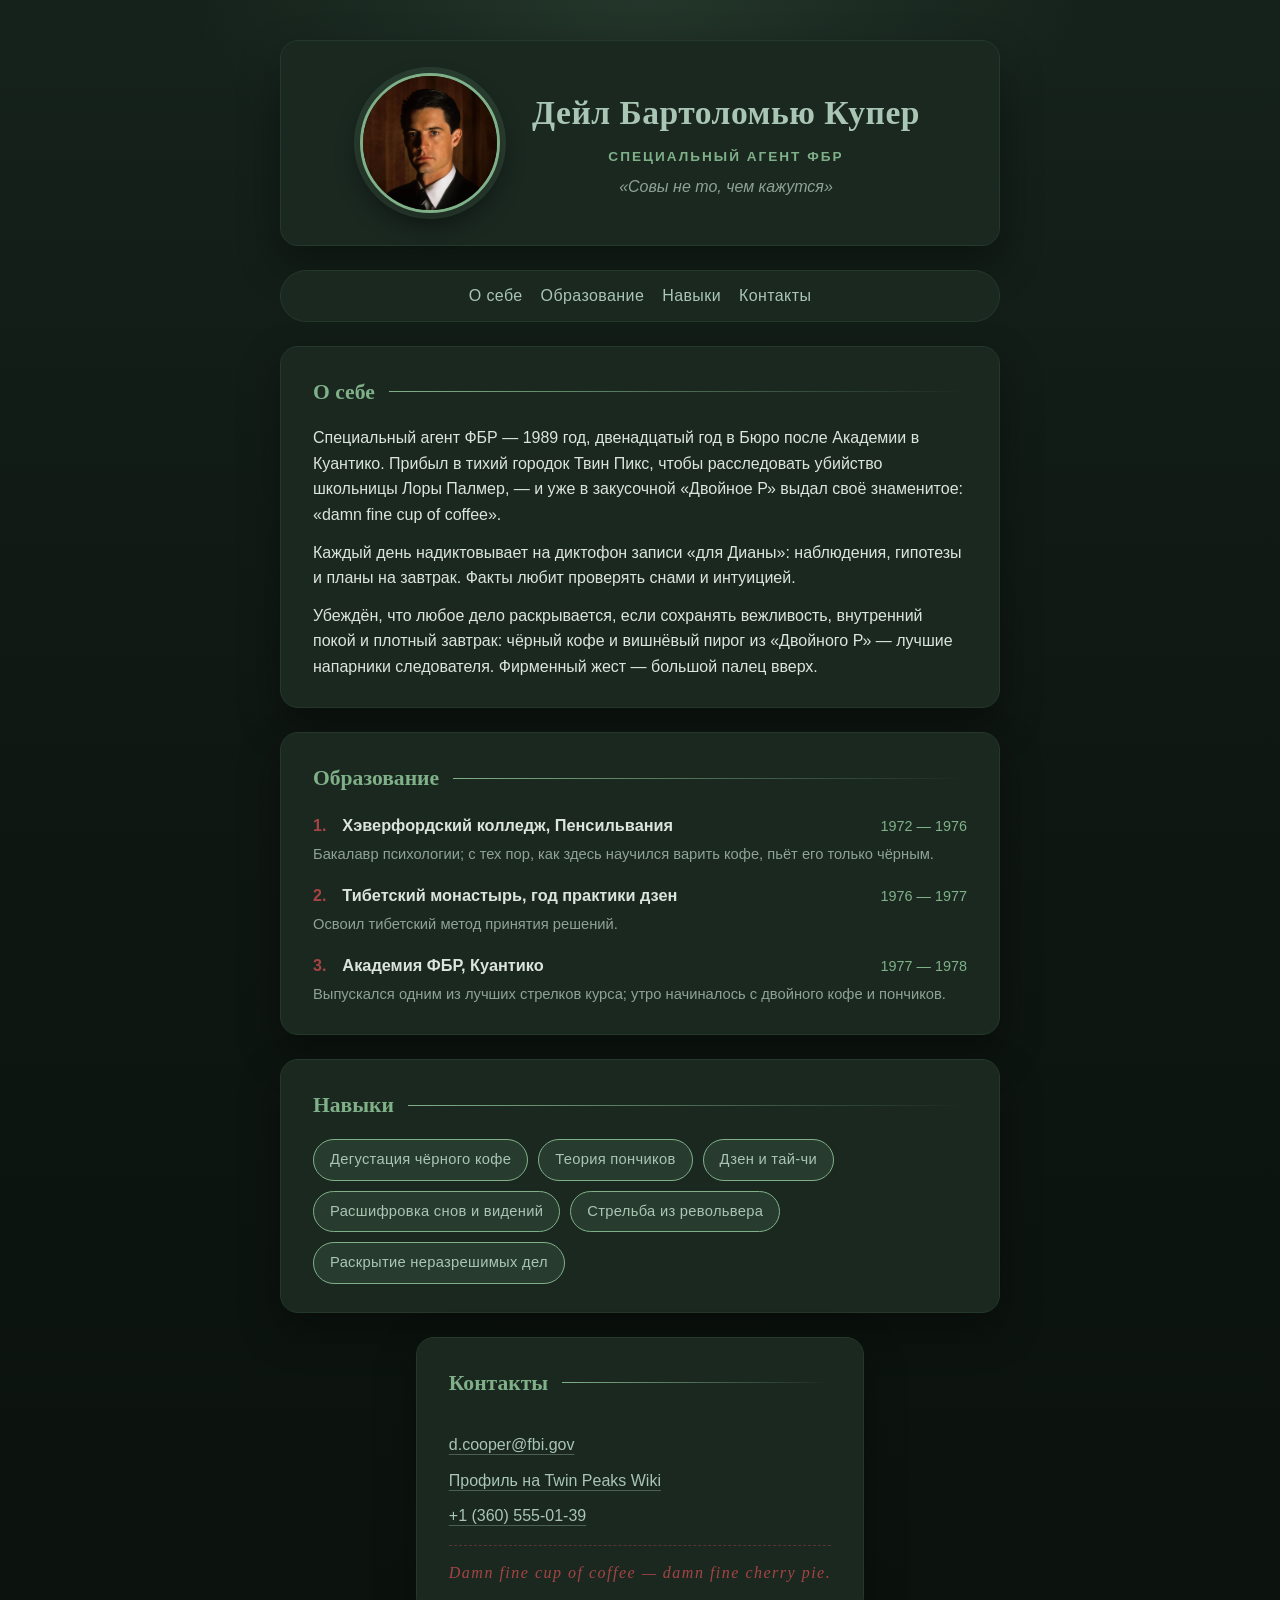
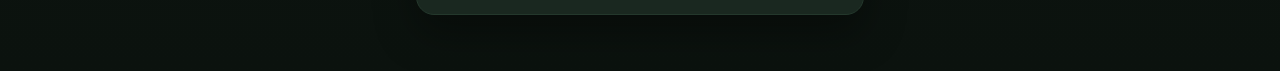
<file: task1/index.html>
<!DOCTYPE html>
<html lang="ru">
<head>
    <meta charset="utf-8">
    <meta name="viewport" content="width=device-width, initial-scale=1">
    <title>Резюме — Дейл Купер</title>
    <link rel="stylesheet" href="style.css">
</head>
<body>

    <header class="profile">
        <img class="avatar" src="cooper.webp"
             alt="Портрет специального агента ФБР Дейла Купера" width="140" height="140">
        <hgroup class="intro">
            <h1>Дейл Бартоломью Купер</h1>
            <p class="role">Специальный агент ФБР</p>
            <p class="tagline">«Совы не то, чем кажутся»</p>
        </hgroup>
    </header>

    <nav class="site-nav" aria-label="Разделы страницы">
        <ul>
            <li><a href="#about">О себе</a></li>
            <li><a href="#education">Образование</a></li>
            <li><a href="#skills">Навыки</a></li>
            <li><a href="#contacts">Контакты</a></li>
        </ul>
    </nav>

    <main>
        <section id="about" class="card">
            <h2>О себе</h2>
            <article class="bio">
                <p>Специальный агент ФБР — 1989 год, двенадцатый год в Бюро после Академии в Куантико. Прибыл в тихий городок Твин Пикс, чтобы расследовать убийство школьницы Лоры Палмер, — и уже в закусочной «Двойное Р» выдал своё знаменитое: «damn fine cup of coffee».</p>
                <p>Каждый день надиктовывает на диктофон записи «для Дианы»: наблюдения, гипотезы и планы на завтрак. Факты любит проверять снами и интуицией.</p>
                <p>Убеждён, что любое дело раскрывается, если сохранять вежливость, внутренний покой и плотный завтрак: чёрный кофе и вишнёвый пирог из «Двойного Р» — лучшие напарники следователя. Фирменный жест — большой палец вверх.</p>
            </article>
        </section>

        <section id="education" class="card">
            <h2>Образование</h2>
            <ol class="education-list">
                <li>
                    <span class="edu-place">Хэверфордский колледж, Пенсильвания</span>
                    <span class="edu-years">1972 — 1976</span>
                    <span class="edu-note">Бакалавр психологии; с тех пор, как здесь научился варить кофе, пьёт его только чёрным.</span>
                </li>
                <li>
                    <span class="edu-place">Тибетский монастырь, год практики дзен</span>
                    <span class="edu-years">1976 — 1977</span>
                    <span class="edu-note">Освоил тибетский метод принятия решений.</span>
                </li>
                <li>
                    <span class="edu-place">Академия ФБР, Куантико</span>
                    <span class="edu-years">1977 — 1978</span>
                    <span class="edu-note">Выпускался одним из лучших стрелков курса; утро начиналось с двойного кофе и пончиков.</span>
                </li>
            </ol>
        </section>

        <section id="skills" class="card">
            <h2>Навыки</h2>
            <ul class="skills-list">
                <li><span class="skill">Дегустация чёрного кофе</span></li>
                <li><span class="skill">Теория пончиков</span></li>
                <li><span class="skill">Дзен и тай-чи</span></li>
                <li><span class="skill">Расшифровка снов и видений</span></li>
                <li><span class="skill">Стрельба из револьвера</span></li>
                <li><span class="skill">Раскрытие неразрешимых дел</span></li>
            </ul>
        </section>
    </main>

    <footer id="contacts" class="card contacts">
        <h2>Контакты</h2>
        <ul class="contacts-list">
            <li><a href="mailto:d.cooper@fbi.gov">d.cooper@fbi.gov</a></li>
            <li><a href="https://twinpeaks.fandom.com/wiki/Dale_Cooper" target="_blank" rel="noopener noreferrer">Профиль на Twin Peaks Wiki</a></li>
            <li><a href="tel:+13605550139">+1 (360) 555-01-39</a></li>
        </ul>
        <blockquote class="red-room-quote">Damn fine cup of coffee — damn fine cherry pie.</blockquote>
    </footer>

</body>
</html>
</file>
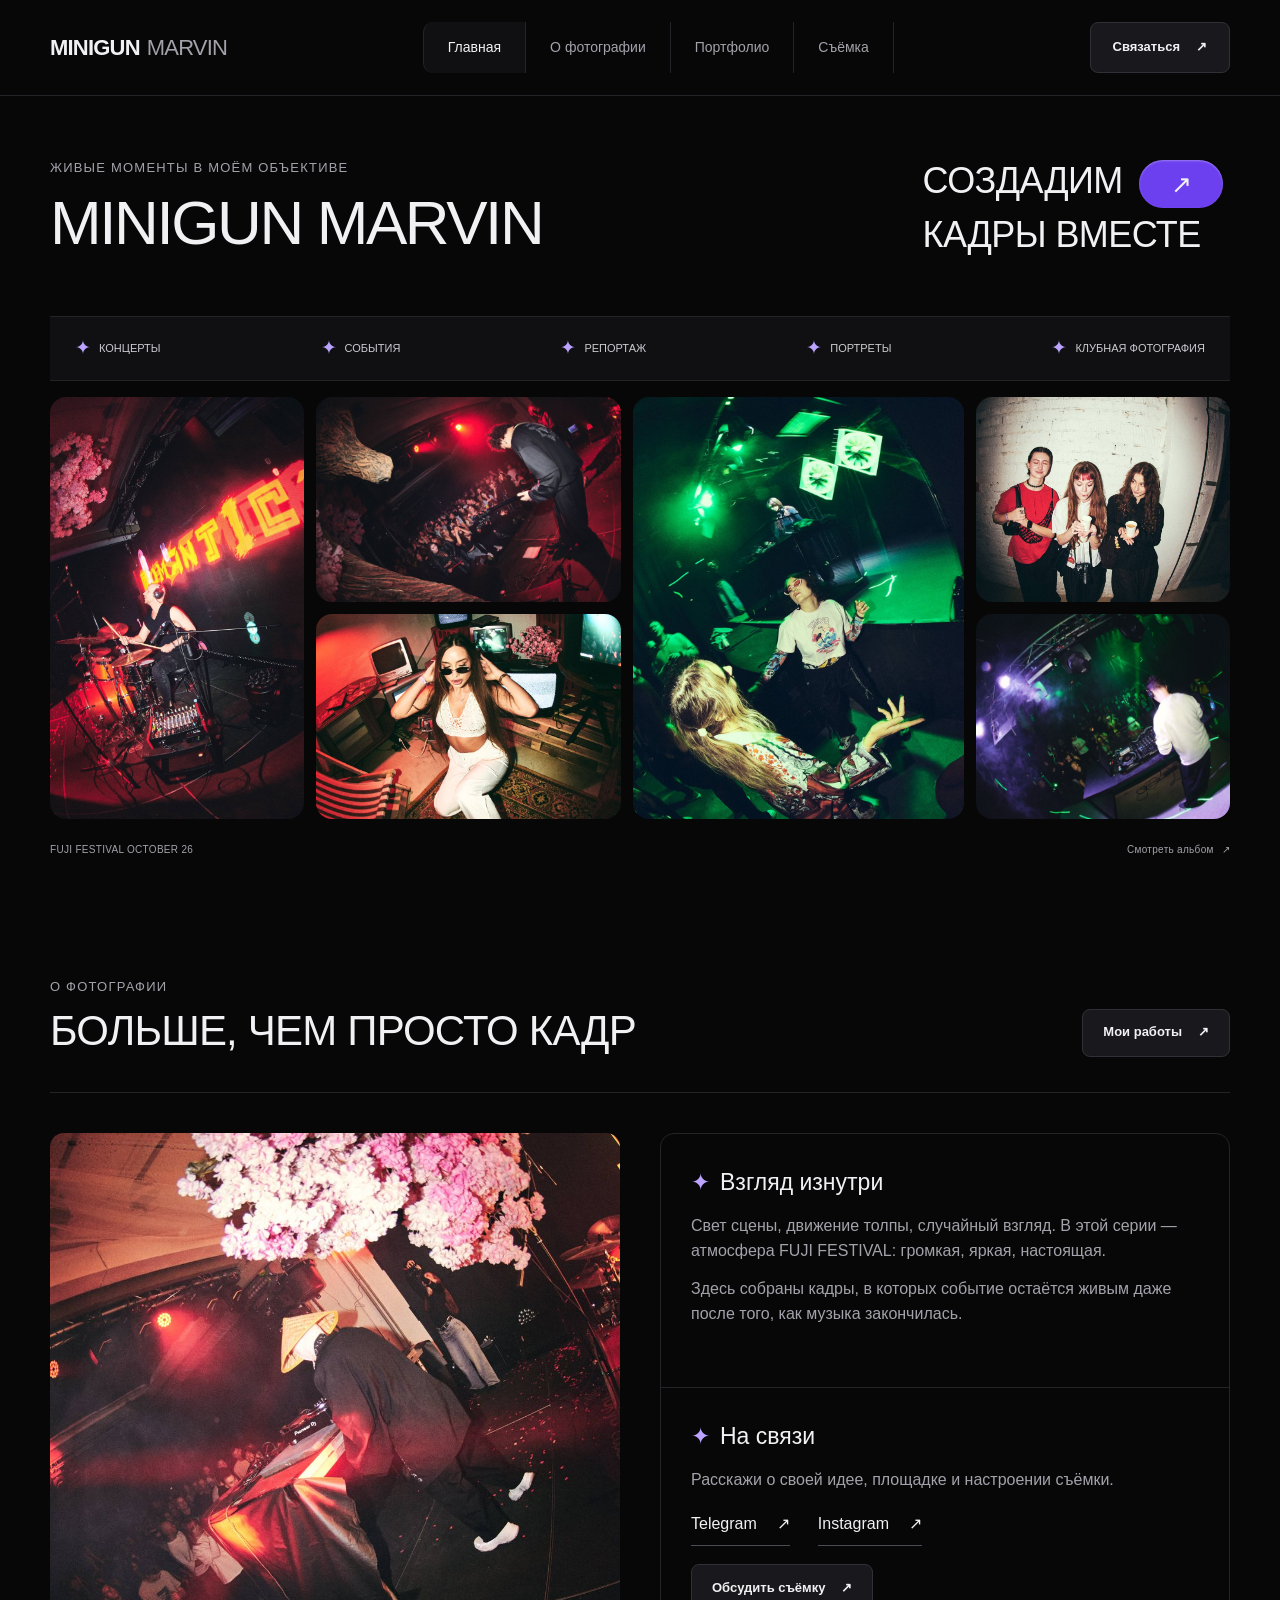
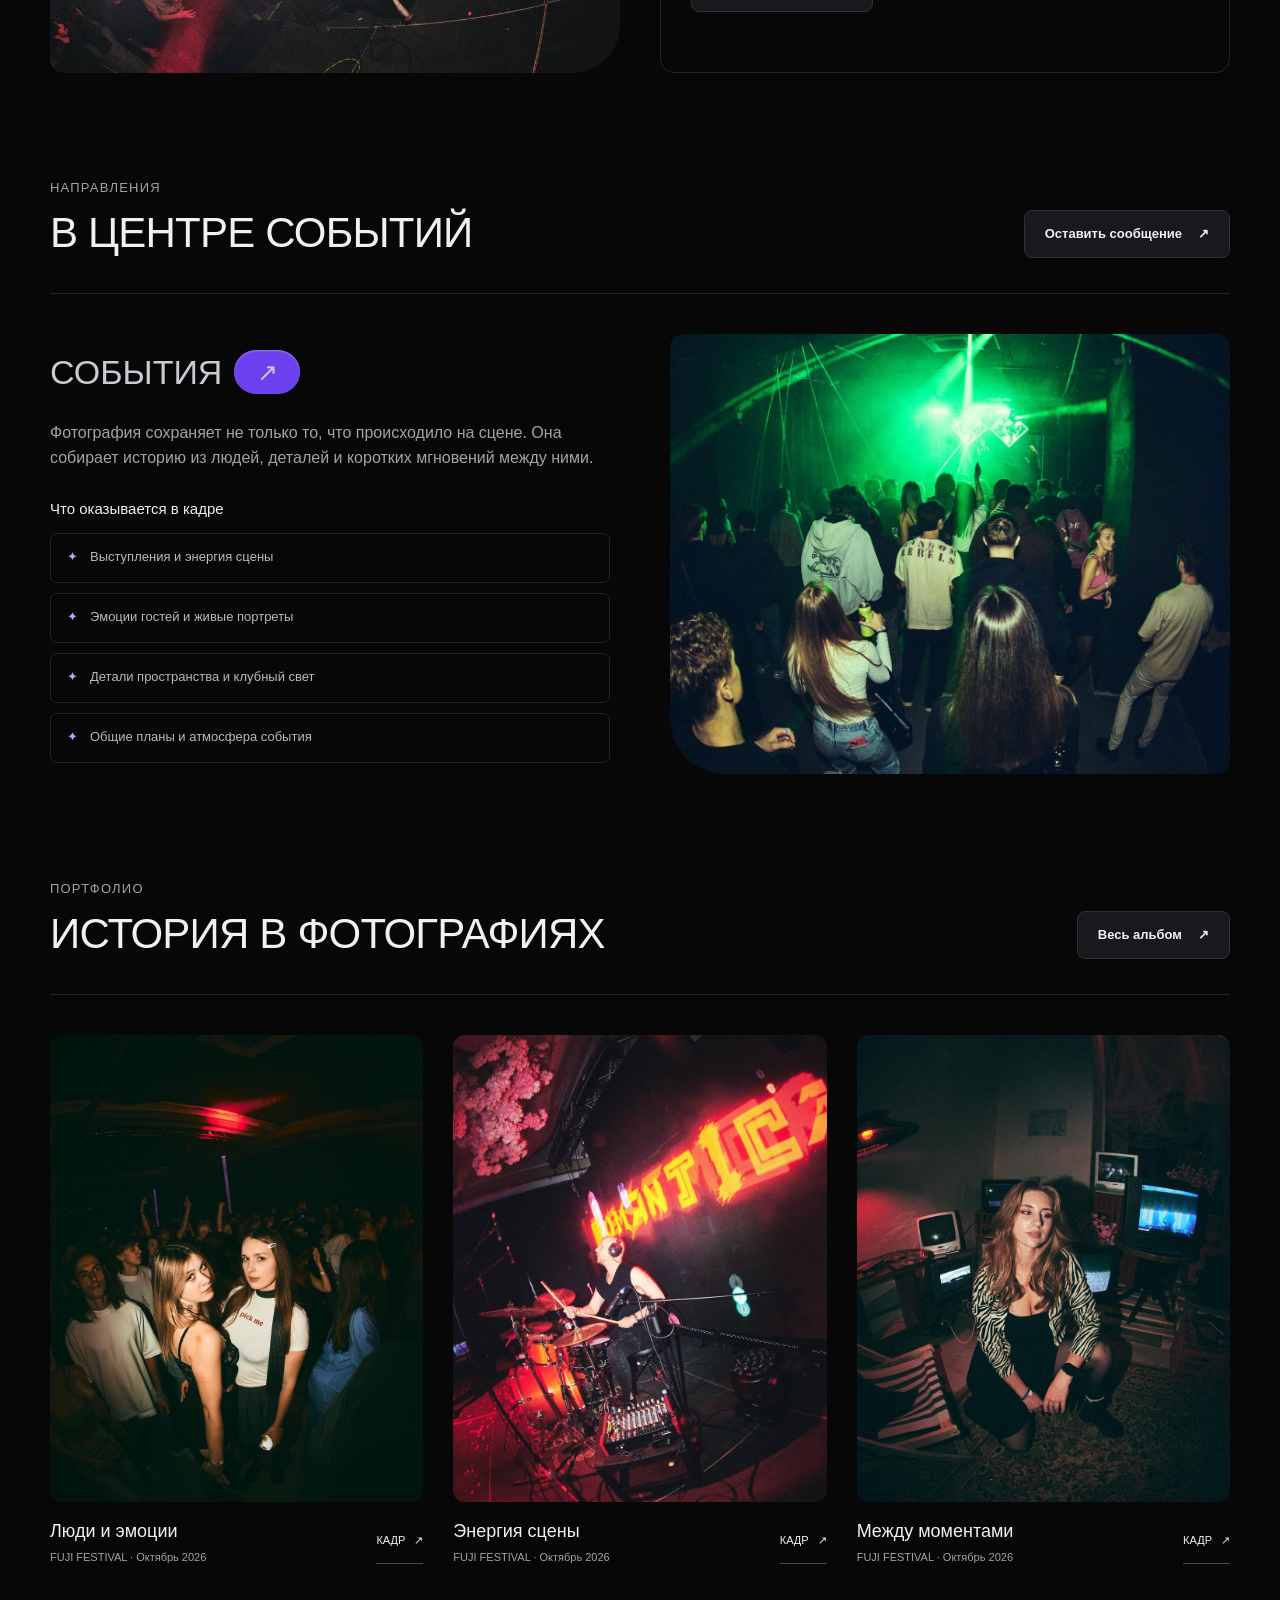
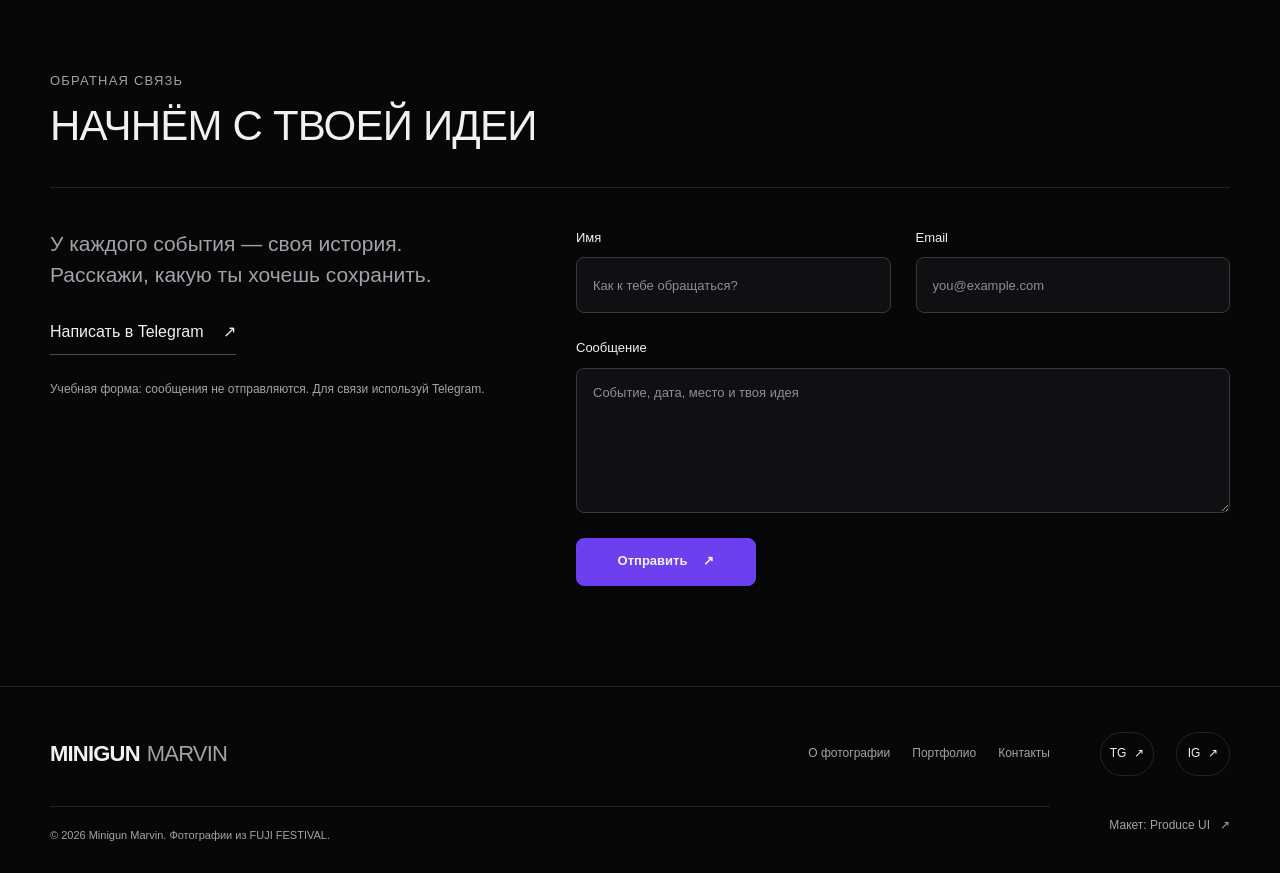
<file: task2/index.html>
<!DOCTYPE html>
<html lang="ru">
<head>
  <meta charset="UTF-8">
  <meta name="viewport" content="width=device-width, initial-scale=1.0">
  <meta name="description" content="Minigun Marvin — фотографии концертов, вечеринок и живых моментов. Кадры FUJI FESTIVAL OCTOBER 26.">
  <title>Minigun Marvin — фотография</title>
  <link rel="stylesheet" href="style.css">
</head>
<body>
  <header class="header" id="home">
    <div class="header-inner container">
      <a class="logo" href="#home" aria-label="Minigun Marvin — главная">MINIGUN<span>MARVIN</span></a>
      <nav class="desktop-nav" aria-label="Главная навигация">
        <a href="#home">Главная</a>
        <a href="#about">О фотографии</a>
        <a href="#portfolio">Портфолио</a>
        <a href="#services">Съёмка</a>
      </nav>
      <a class="button header-contact" href="#contact">Связаться <span aria-hidden="true">↗</span></a>
      <!-- Нативный details позволяет открыть меню без JavaScript. -->
      <details class="mobile-menu">
        <summary aria-label="Мобильное меню">
          <span></span><span></span><span></span>
        </summary>
        <nav aria-label="Мобильная навигация">
          <a href="#home">Главная</a>
          <a href="#about">О фотографии</a>
          <a href="#portfolio">Портфолио</a>
          <a href="#services">Съёмка</a>
          <a href="#contact">Связаться</a>
        </nav>
      </details>
    </div>
  </header>

  <main>
    <section class="hero container" aria-labelledby="hero-title">
      <div class="hero-heading">
        <div>
          <p class="eyebrow">Живые моменты в моём объективе</p>
          <h1 id="hero-title">MINIGUN MARVIN</h1>
        </div>
        <p class="hero-call">СОЗДАДИМ <a class="arrow-button" href="#contact" aria-label="Обсудить съёмку">↗</a><br>КАДРЫ ВМЕСТЕ</p>
      </div>
      <ul class="category-strip" aria-label="Направления фотографии">
        <li><span aria-hidden="true">✦</span> Концерты</li>
        <li><span aria-hidden="true">✦</span> События</li>
        <li><span aria-hidden="true">✦</span> Репортаж</li>
        <li><span aria-hidden="true">✦</span> Портреты</li>
        <li><span aria-hidden="true">✦</span> Клубная фотография</li>
      </ul>
      <div class="hero-collage" aria-label="Кадры FUJI FESTIVAL">
        <img class="collage-one" src="img/fuji-31.jpg" alt="Музыкант на сцене в красном свете" width="960" height="1440" fetchpriority="high">
        <img class="collage-two" src="img/fuji-01.jpg" alt="Выступление артиста перед зрителями" width="1440" height="960">
        <img class="collage-three" src="img/fuji-17.jpg" alt="Портрет гостьи фестиваля в клубном интерьере" width="960" height="1440">
        <img class="collage-four" src="img/fuji-22.jpg" alt="Гости на танцполе в зелёном свете" width="960" height="1440">
        <img class="collage-five" src="img/fuji-07.jpg" alt="Групповой портрет гостей фестиваля" width="960" height="1440">
        <img class="collage-six" src="img/fuji-28.jpg" alt="Выступление на сцене с фиолетовой подсветкой" width="1440" height="960">
      </div>
      <div class="image-credit"><span>FUJI FESTIVAL OCTOBER 26</span><a href="https://minigunmarvin.gallery.photo/gallery/fuji-festival-october-26-plud2j/" target="_blank" rel="noopener noreferrer">Смотреть альбом <span aria-hidden="true">↗</span></a></div>
    </section>

    <section class="section container" id="about" aria-labelledby="about-title">
      <div class="section-heading">
        <div><p class="eyebrow">О фотографии</p><h2 id="about-title">БОЛЬШЕ, ЧЕМ ПРОСТО КАДР</h2></div>
        <a class="button" href="#portfolio">Мои работы <span aria-hidden="true">↗</span></a>
      </div>
      <div class="about-grid">
        <img class="about-image" src="img/fuji-12.jpg" alt="Красный свет сцены и ветви цветущего дерева на фестивале" width="960" height="1440" loading="lazy">
        <div class="about-copy">
          <article class="info-panel">
            <h3><span class="star" aria-hidden="true">✦</span> Взгляд изнутри</h3>
            <p>Свет сцены, движение толпы, случайный взгляд. В этой серии — атмосфера FUJI FESTIVAL: громкая, яркая, настоящая.</p>
            <p>Здесь собраны кадры, в которых событие остаётся живым даже после того, как музыка закончилась.</p>
          </article>
          <div class="info-panel">
            <h3><span class="star" aria-hidden="true">✦</span> На связи</h3>
            <p>Расскажи о своей идее, площадке и настроении съёмки.</p>
            <div class="contact-links">
              <a class="text-link" href="https://t.me/minigunmarvin" target="_blank" rel="noopener noreferrer">Telegram <span aria-hidden="true">↗</span></a>
              <a class="text-link" href="https://www.instagram.com/minigun.marvin/" target="_blank" rel="noopener noreferrer">Instagram <span aria-hidden="true">↗</span></a>
            </div>
            <a class="button" href="#contact">Обсудить съёмку <span aria-hidden="true">↗</span></a>
          </div>
        </div>
      </div>
    </section>

    <section class="section container" id="services" aria-labelledby="services-title">
      <div class="section-heading">
        <div><p class="eyebrow">Направления</p><h2 id="services-title">В ЦЕНТРЕ СОБЫТИЙ</h2></div>
        <a class="button" href="#contact">Оставить сообщение <span aria-hidden="true">↗</span></a>
      </div>
      <div class="service-grid">
        <div class="service-copy">
          <h3>СОБЫТИЯ <a class="arrow-button" href="#contact" aria-label="Обсудить съёмку события">↗</a></h3>
          <p>Фотография сохраняет не только то, что происходило на сцене. Она собирает историю из людей, деталей и коротких мгновений между ними.</p>
          <h4>Что оказывается в кадре</h4>
          <ul class="service-list">
            <li><span class="star" aria-hidden="true">✦</span> Выступления и энергия сцены</li>
            <li><span class="star" aria-hidden="true">✦</span> Эмоции гостей и живые портреты</li>
            <li><span class="star" aria-hidden="true">✦</span> Детали пространства и клубный свет</li>
            <li><span class="star" aria-hidden="true">✦</span> Общие планы и атмосфера события</li>
          </ul>
        </div>
        <img class="service-image" src="img/fuji-14.jpg" alt="Зрители у сцены под зелёными лучами прожекторов" width="1440" height="960" loading="lazy">
      </div>
    </section>

    <section class="section container" id="portfolio" aria-labelledby="portfolio-title">
      <div class="section-heading">
        <div><p class="eyebrow">Портфолио</p><h2 id="portfolio-title">ИСТОРИЯ В ФОТОГРАФИЯХ</h2></div>
        <a class="button" href="https://minigunmarvin.gallery.photo/gallery/fuji-festival-october-26-plud2j/" target="_blank" rel="noopener noreferrer">Весь альбом <span aria-hidden="true">↗</span></a>
      </div>
      <div class="portfolio-grid">
        <figure class="work-card">
          <a class="photo-link" href="img/fuji-00.jpg" target="_blank" rel="noopener noreferrer" aria-label="Открыть фотографию гостей фестиваля"><img src="img/fuji-00.jpg" alt="Портрет двух гостей FUJI FESTIVAL" width="960" height="1440" loading="lazy"></a>
          <figcaption><div><h3>Люди и эмоции</h3><p>FUJI FESTIVAL · Октябрь 2026</p></div><a class="work-link" href="img/fuji-00.jpg" target="_blank" rel="noopener noreferrer" aria-label="Посмотреть кадр Люди и эмоции">Кадр <span aria-hidden="true">↗</span></a></figcaption>
        </figure>
        <figure class="work-card">
          <a class="photo-link" href="img/fuji-31.jpg" target="_blank" rel="noopener noreferrer" aria-label="Открыть фотографию музыканта"><img src="img/fuji-31.jpg" alt="Музыкант во время выступления в красном свете" width="960" height="1440" loading="lazy"></a>
          <figcaption><div><h3>Энергия сцены</h3><p>FUJI FESTIVAL · Октябрь 2026</p></div><a class="work-link" href="img/fuji-31.jpg" target="_blank" rel="noopener noreferrer" aria-label="Посмотреть кадр Энергия сцены">Кадр <span aria-hidden="true">↗</span></a></figcaption>
        </figure>
        <figure class="work-card">
          <a class="photo-link" href="img/fuji-03.jpg" target="_blank" rel="noopener noreferrer" aria-label="Открыть портрет гостьи"><img src="img/fuji-03.jpg" alt="Гостья фестиваля в окружении клубного интерьера" width="960" height="1440" loading="lazy"></a>
          <figcaption><div><h3>Между моментами</h3><p>FUJI FESTIVAL · Октябрь 2026</p></div><a class="work-link" href="img/fuji-03.jpg" target="_blank" rel="noopener noreferrer" aria-label="Посмотреть кадр Между моментами">Кадр <span aria-hidden="true">↗</span></a></figcaption>
        </figure>
      </div>
    </section>

    <section class="section container" id="contact" aria-labelledby="contact-title">
      <div class="section-heading"><div><p class="eyebrow">Обратная связь</p><h2 id="contact-title">НАЧНЁМ С ТВОЕЙ ИДЕИ</h2></div></div>
      <div class="contact-grid">
        <div class="contact-copy">
          <p>У каждого события — своя история. Расскажи, какую ты хочешь сохранить.</p>
          <a class="text-link" href="https://t.me/minigunmarvin" target="_blank" rel="noopener noreferrer">Написать в Telegram <span aria-hidden="true">↗</span></a>
          <p class="form-note" id="form-note">Учебная форма: сообщения не отправляются. Для связи используй Telegram.</p>
        </div>
        <!-- По заданию лабораторной: без action и без JavaScript. -->
        <form class="contact-form" aria-describedby="form-note">
          <div class="form-field"><label for="name">Имя</label><input id="name" name="name" type="text" placeholder="Как к тебе обращаться?" autocomplete="name" required></div>
          <div class="form-field"><label for="email">Email</label><input id="email" name="email" type="email" placeholder="you@example.com" autocomplete="email" required></div>
          <div class="form-field message-field"><label for="message">Сообщение</label><textarea id="message" name="message" rows="4" placeholder="Событие, дата, место и твоя идея" required></textarea></div>
          <button class="button submit-button" type="button">Отправить <span aria-hidden="true">↗</span></button>
        </form>
      </div>
    </section>
  </main>

  <footer class="footer">
    <div class="footer-inner container">
      <a class="logo" href="#home">MINIGUN<span>MARVIN</span></a>
      <nav class="footer-nav" aria-label="Навигация в подвале"><a href="#about">О фотографии</a><a href="#portfolio">Портфолио</a><a href="#contact">Контакты</a></nav>
      <div class="footer-socials"><a href="https://t.me/minigunmarvin" target="_blank" rel="noopener noreferrer">TG <span aria-hidden="true">↗</span></a><a href="https://www.instagram.com/minigun.marvin/" target="_blank" rel="noopener noreferrer">IG <span aria-hidden="true">↗</span></a></div>
      <p class="copyright">© 2026 Minigun Marvin. Фотографии из FUJI FESTIVAL.</p>
      <a class="design-credit" href="https://www.figma.com/community/file/1324089527430438614/photographer-portfolio-website-ui-template-dark-theme-produce-ui" target="_blank" rel="noopener noreferrer">Макет: Produce UI <span aria-hidden="true">↗</span></a>
    </div>
  </footer>
</body>
</html>
</file>
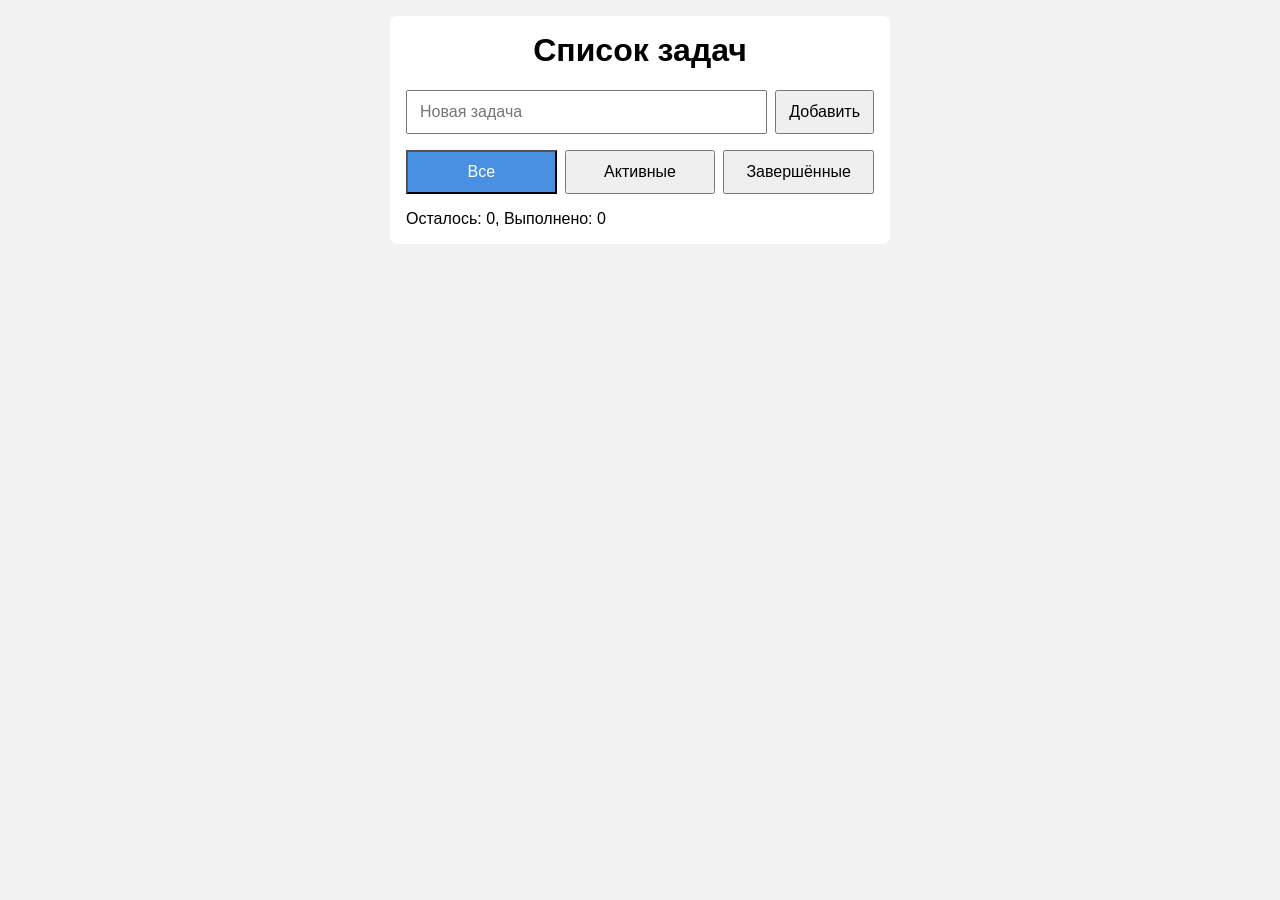
<file: task3/index.html>
<!DOCTYPE html>
<html lang="ru">
  <head>
    <meta charset="UTF-8" />
    <meta name="viewport" content="width=device-width, initial-scale=1.0" />
    <title>Todo-list</title>
    <link rel="stylesheet" href="style.css" />
    <script src="script.js" defer></script>
  </head>
  <body>
    <div class="app">
      <h1>Список задач</h1>

      <div class="add-form">
        <input type="text" id="task-input" placeholder="Новая задача" />
        <button id="add-button">Добавить</button>
      </div>

      <div class="filters">
        <button class="filter active" data-filter="all">Все</button>
        <button class="filter" data-filter="active">Активные</button>
        <button class="filter" data-filter="completed">Завершённые</button>
      </div>

      <ul id="task-list"></ul>

      <p id="counter"></p>
    </div>
  </body>
</html>
</file>
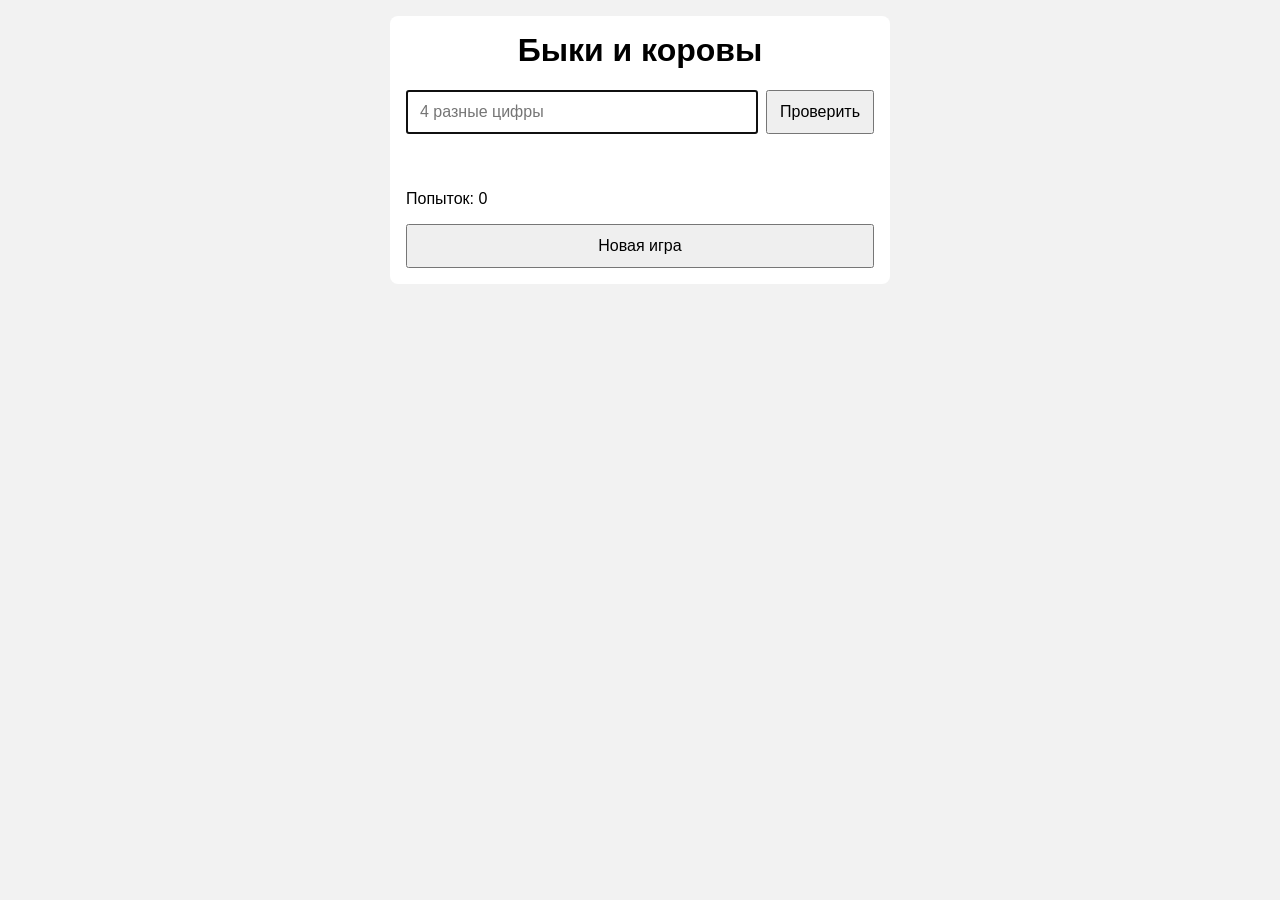
<file: task4/index.html>
<!DOCTYPE html>
<html lang="ru">
  <head>
    <meta charset="UTF-8" />
    <meta name="viewport" content="width=device-width, initial-scale=1.0" />
    <title>Быки и коровы</title>
    <link rel="stylesheet" href="style.css" />
    <script src="script.js" defer></script>
  </head>
  <body>
    <div class="app">
      <h1>Быки и коровы</h1>

      <div class="guess-form">
        <input type="text" id="guess-input" placeholder="4 разные цифры" />
        <button id="check-button">Проверить</button>
      </div>

      <p id="message"></p>
      <p id="attempts"></p>

      <ul id="history"></ul>

      <button id="new-game-button">Новая игра</button>
    </div>
  </body>
</html>
</file>
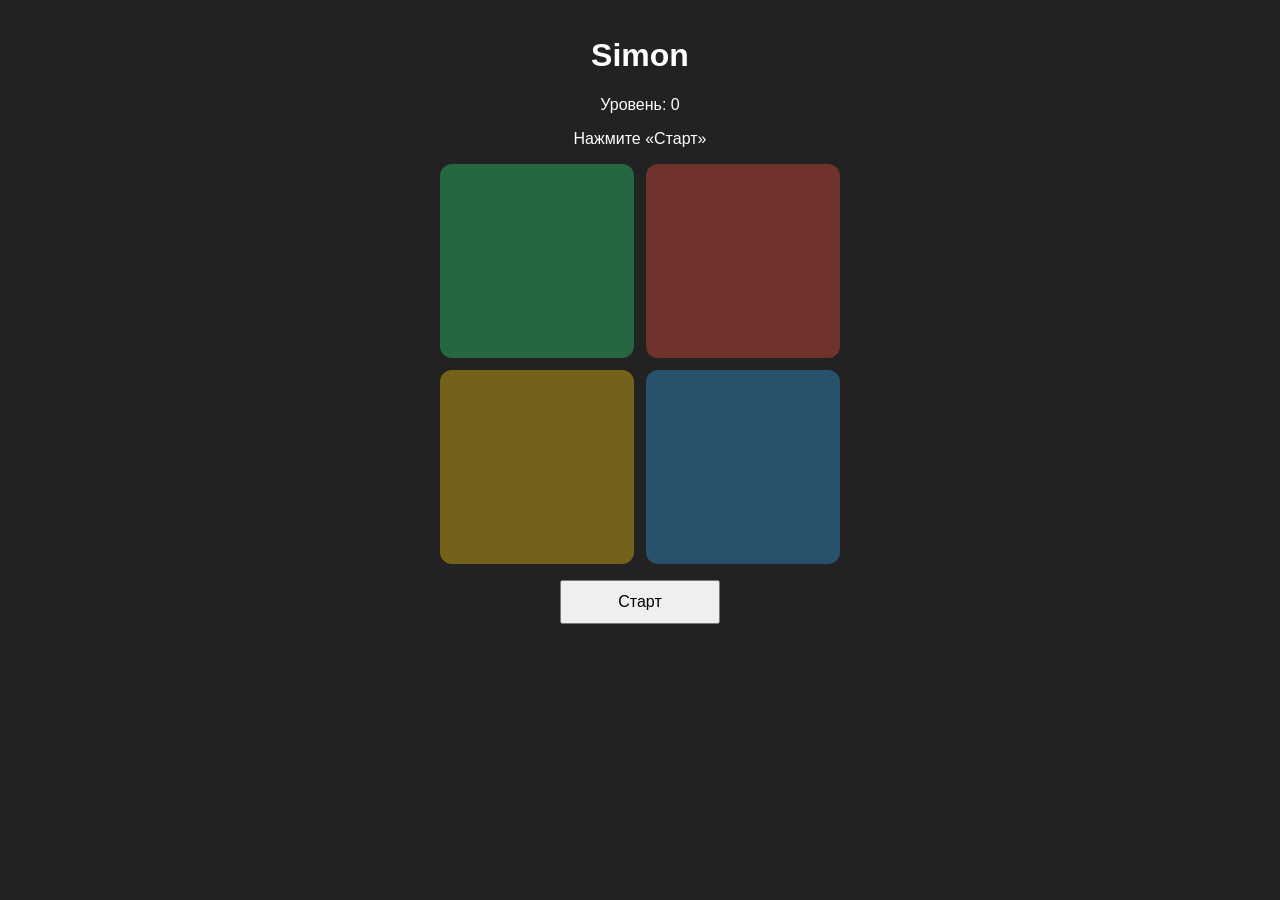
<file: task5/index.html>
<!DOCTYPE html>
<html lang="ru">
  <head>
    <meta charset="UTF-8" />
    <meta name="viewport" content="width=device-width, initial-scale=1.0" />
    <title>Simon</title>
    <link rel="stylesheet" href="style.css" />
    <script src="script.js" defer></script>
  </head>
  <body>
    <div class="app">
      <h1>Simon</h1>

      <p id="level">Уровень: 0</p>
      <p id="message">Нажмите «Старт»</p>

      <div class="board">
        <button class="pad green" data-index="0"></button>
        <button class="pad red" data-index="1"></button>
        <button class="pad yellow" data-index="2"></button>
        <button class="pad blue" data-index="3"></button>
      </div>

      <button id="start-button">Старт</button>
    </div>
  </body>
</html>
</file>
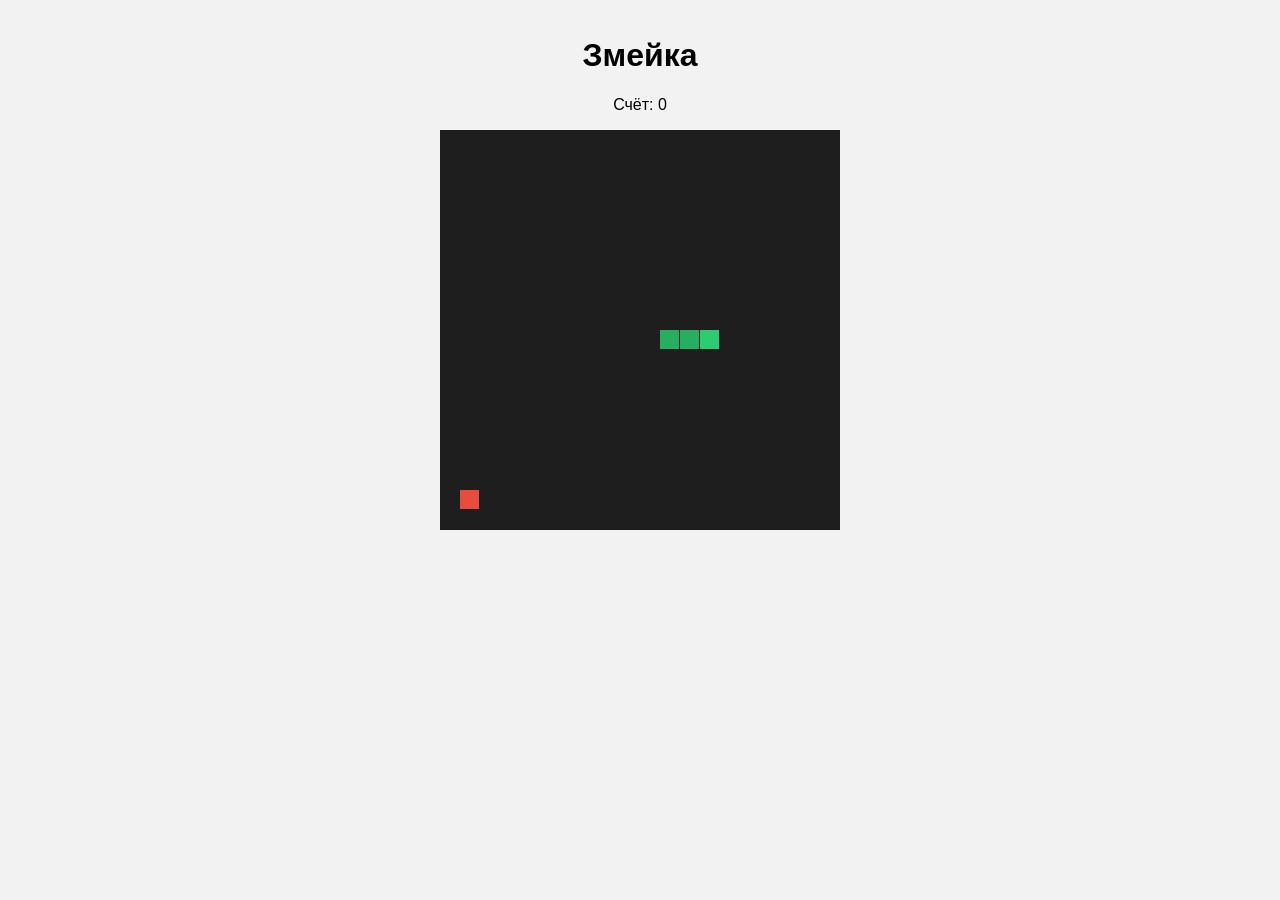
<file: task6/index.html>
<!DOCTYPE html>
<html lang="ru">
  <head>
    <meta charset="UTF-8" />
    <meta name="viewport" content="width=device-width, initial-scale=1.0" />
    <title>Змейка</title>
    <link rel="stylesheet" href="style.css" />
    <script src="script.js" defer></script>
  </head>
  <body>
    <div class="app">
      <h1>Змейка</h1>
      <p id="score">Счёт: 0</p>

      <canvas id="game" width="400" height="400"></canvas>

      <div id="game-over" hidden>
        <p id="game-over-text"></p>
        <button id="restart-button">Начать заново</button>
      </div>
    </div>
  </body>
</html>
</file>
<file: task1/style.css>
/* Резюме Дейла Купера — тёмно-хвойная тема, раскладка на Flexbox */

:root {
    --bg: #0f1712;
    --panel: #1a2820;
    --panel-border: #24382c;
    --text: #dce5dc;
    --muted: #8fa294;
    --accent: #7fb088;
    --accent-soft: #a9c5b4;
    --red-room: #a64444;
}

* {
    box-sizing: border-box;
    margin: 0;
    padding: 0;
}

html {
    scroll-behavior: smooth;
}

body {
    display: flex;
    flex-direction: column;
    align-items: center;
    gap: 24px;
    min-height: 100vh;
    padding: 40px 16px 56px;
    font-family: "Segoe UI", Tahoma, Verdana, sans-serif;
    line-height: 1.6;
    color: var(--text);
    background-color: var(--bg);
    background-image:
        radial-gradient(640px 320px at 50% 0%, rgba(127, 176, 136, 0.14), transparent 70%),
        linear-gradient(180deg, #15221b 0%, #0f1712 45%, #0b120e 100%);
}

::selection {
    background: rgba(127, 176, 136, 0.35);
}

/* ---------- Шапка ---------- */

.profile {
    display: flex;
    flex-direction: row;
    flex-wrap: wrap;
    align-items: center;
    justify-content: center;
    gap: 32px;
    width: 100%;
    max-width: 720px;
    padding: 32px;
    background-color: var(--panel);
    border: 1px solid var(--panel-border);
    border-radius: 18px;
    box-shadow: 0 18px 40px rgba(0, 0, 0, 0.35);
}

.avatar {
    width: 140px;
    height: 140px;
    object-fit: cover;
    border-radius: 50%;
    border: 3px solid var(--accent);
    box-shadow: 0 0 0 6px rgba(127, 176, 136, 0.15), 0 12px 24px rgba(0, 0, 0, 0.45);
}

.intro {
    display: flex;
    flex-direction: column;
    align-items: center;
    gap: 6px;
    text-align: center;
}

.intro h1 {
    font-family: Georgia, "Times New Roman", serif;
    font-size: clamp(1.6rem, 4vw, 2.1rem);
    font-weight: 700;
    letter-spacing: 0.5px;
    color: var(--accent-soft);
}

.role {
    color: var(--accent);
    font-size: 0.85rem;
    font-weight: 600;
    letter-spacing: 2px;
    text-transform: uppercase;
}

.tagline {
    color: var(--muted);
    font-style: italic;
}

/* ---------- Навигация ---------- */

.site-nav {
    width: 100%;
    max-width: 720px;
}

.site-nav ul {
    display: flex;
    flex-wrap: wrap;
    justify-content: center;
    gap: 10px 18px;
    list-style: none;
    padding: 12px 18px;
    background-color: var(--panel);
    border: 1px solid var(--panel-border);
    border-radius: 999px;
}

.site-nav a {
    color: var(--accent-soft);
    text-decoration: none;
    letter-spacing: 0.4px;
}

.site-nav a:hover {
    color: var(--red-room);
    text-decoration: underline;
    text-underline-offset: 4px;
}

/* ---------- Основная сетка ---------- */

main {
    display: flex;
    flex-direction: column;
    gap: 24px;
    width: 100%;
    max-width: 720px;
}

.card {
    padding: 28px 32px;
    background-color: var(--panel);
    border: 1px solid var(--panel-border);
    border-radius: 18px;
    box-shadow: 0 18px 40px rgba(0, 0, 0, 0.35);
}

.card h2 {
    display: flex;
    align-items: center;
    gap: 14px;
    margin-bottom: 16px;
    font-family: Georgia, "Times New Roman", serif;
    font-size: 1.35rem;
    color: var(--accent);
}

.card h2::after {
    content: "";
    flex: 1 1 auto;
    height: 1px;
    background: linear-gradient(90deg, var(--accent), transparent);
}

/* ---------- О себе ---------- */

.bio {
    display: flex;
    flex-direction: column;
    gap: 12px;
}

/* ---------- Образование ---------- */

.education-list {
    display: flex;
    flex-direction: column;
    gap: 16px;
    list-style: none;
    counter-reset: edu;
}

.education-list li {
    display: flex;
    flex-wrap: wrap;
    align-items: baseline;
    gap: 4px 16px;
}

.education-list li::before {
    content: counter(edu) ". ";
    counter-increment: edu;
    color: var(--red-room);
    font-weight: 700;
}

.edu-place {
    margin-right: auto;
    font-weight: 600;
    font-size: 1.02rem;
}

.edu-years {
    color: var(--accent);
    font-size: 0.9rem;
    font-variant-numeric: tabular-nums;
    white-space: nowrap;
}

.edu-note {
    width: 100%;
    color: var(--muted);
    font-size: 0.92rem;
}

/* ---------- Навыки ---------- */

.skills-list {
    display: flex;
    flex-wrap: wrap;
    gap: 10px;
    list-style: none;
}

.skills-list li {
    display: flex;
}

.skill {
    padding: 8px 16px;
    background-color: rgba(127, 176, 136, 0.14);
    border: 1px solid var(--accent);
    border-radius: 999px;
    color: var(--accent-soft);
    font-size: 0.92rem;
    letter-spacing: 0.3px;
}

.skills-list li:hover .skill {
    background-color: rgba(127, 176, 136, 0.28);
    color: var(--text);
}

/* ---------- Контакты ---------- */

.contacts {
    display: flex;
    flex-direction: column;
    gap: 16px;
}

.contacts-list {
    display: flex;
    flex-direction: column;
    gap: 10px;
    list-style: none;
}

.contacts-list a {
    color: var(--accent-soft);
    text-decoration: underline;
    text-decoration-color: rgba(169, 197, 180, 0.35);
    text-underline-offset: 4px;
}

.contacts-list a:hover {
    color: var(--red-room);
    text-decoration-color: currentColor;
}

.red-room-quote {
    width: 100%;
    padding-top: 14px;
    border-top: 1px dashed rgba(166, 68, 68, 0.45);
    text-align: center;
    font-family: Georgia, "Times New Roman", serif;
    font-style: italic;
    letter-spacing: 1.5px;
    color: var(--red-room);
}

/* ---------- Доступность ---------- */

a:focus-visible {
    outline: 2px solid var(--red-room);
    outline-offset: 3px;
}
</file>
<file: task2/style.css>
/* Mobile First: базовая раскладка рассчитана на ширину до 767px. */
:root {
  --background: #070708;
  --surface: #101013;
  --border: #242428;
  --text: #f1f0f3;
  --muted: #a3a2aa;
  --accent: #6d40ef;
  --accent-light: #bba3ff;
}

* { box-sizing: border-box; }
html { scroll-behavior: smooth; }
body {
  margin: 0;
  background: var(--background);
  color: var(--text);
  font-family: Arial, Helvetica, sans-serif;
  font-size: 15px;
  line-height: 1.6;
}
body, main, section, div { min-width: 0; }
main { display: grid; grid-template-columns: minmax(0, 1fr); }
img { display: block; width: 100%; height: auto; }
a { color: inherit; text-decoration: none; }
button, input, textarea { font: inherit; }
button, summary { cursor: pointer; }
h1, h2, h3, h4, p, figure { margin: 0; }
a, button, input, textarea, summary { -webkit-tap-highlight-color: transparent; }
a:focus-visible, button:focus-visible, summary:focus-visible {
  outline: 2px solid var(--accent-light);
  outline-offset: 5px;
}
.container { width: min(100% - 40px, 1280px); margin-inline: auto; }
.header { border-bottom: 1px solid var(--border); }
.header-inner {
  display: grid;
  grid-template-columns: minmax(0, 1fr) auto;
  align-items: center;
  gap: 16px;
  padding-block: 18px;
}
.logo { display: flex; align-items: center; min-height: 44px; gap: 5px; font-size: 17px; font-weight: 700; letter-spacing: -0.8px; }
.logo span { color: var(--muted); font-weight: 400; }
.desktop-nav, .header-contact { display: none; }
.mobile-menu { display: grid; justify-items: end; }
.mobile-menu summary {
  display: flex;
  flex-direction: column;
  justify-content: center;
  align-items: center;
  gap: 5px;
  width: 48px;
  height: 48px;
  border: 1px solid var(--border);
  border-radius: 10px;
  list-style: none;
  transition: border-color 0.2s, background-color 0.2s;
}
.mobile-menu summary::-webkit-details-marker { display: none; }
.mobile-menu summary:hover { border-color: var(--accent-light); background: var(--surface); }
.mobile-menu summary span { width: 20px; height: 2px; background: var(--text); }
.mobile-menu[open] { grid-column: 1 / -1; }
.mobile-menu:not([open]) nav { display: none; }
.mobile-menu nav { display: flex; flex-direction: column; width: 100%; padding-top: 12px; }
.mobile-menu nav a { min-height: 44px; padding: 10px 14px; border-bottom: 1px solid var(--border); }
.mobile-menu nav a:hover { color: var(--accent-light); }
.button {
  display: inline-flex;
  align-items: center;
  justify-content: center;
  gap: 16px;
  min-height: 48px;
  padding: 12px 20px;
  background: #19191d;
  border: 1px solid #303036;
  border-radius: 8px;
  color: var(--text);
  font-size: 13px;
  font-weight: 600;
  transition: background-color 0.2s, border-color 0.2s, color 0.2s;
}
.button:hover { background: #292331; border-color: var(--accent-light); }
.button:focus { outline: 2px solid var(--accent-light); outline-offset: 4px; }
.eyebrow { color: var(--muted); text-transform: uppercase; font-size: 11px; letter-spacing: 1.2px; margin-bottom: 9px; }
.hero { padding-top: 35px; }
.hero-heading { display: grid; grid-template-columns: minmax(0, 1fr); gap: 28px; padding-bottom: 30px; }
h1 { font-size: clamp(29px, 7.6vw, 68px); font-weight: 500; line-height: 1.15; letter-spacing: -1.6px; }
.hero-call { font-size: 23px; line-height: 1.65; font-weight: 500; letter-spacing: -0.6px; }
.arrow-button { display: inline-flex; align-items: center; justify-content: center; width: 66px; height: 44px; margin-inline: 7px; border-radius: 25px; background: var(--accent); box-shadow: inset 0 1px 2px #ffffff50; font-size: 25px; line-height: 1; transition: background-color 0.2s, transform 0.2s; }
.arrow-button:hover { background: #845cff; transform: translateY(-2px); }
.category-strip { display: flex; flex-wrap: wrap; align-items: center; justify-content: center; gap: 10px 22px; list-style: none; margin: 0 0 12px; padding: 16px 10px; border-block: 1px solid var(--border); background: var(--surface); }
.category-strip li { display: flex; align-items: center; gap: 8px; font-size: 10px; text-transform: uppercase; color: #cccbd1; }
.category-strip span { color: var(--accent-light); font-size: 19px; }
.hero-collage { display: grid; grid-template-columns: repeat(2, minmax(0, 1fr)); grid-template-rows: 155px 155px 155px; gap: 8px; }
.hero-collage img { height: 100%; object-fit: cover; border-radius: 12px; }
.collage-one { grid-column: 1; grid-row: 1 / 3; }
.collage-two { grid-column: 2; grid-row: 1; }
.collage-three { grid-column: 2; grid-row: 2; }
.collage-four { grid-column: 2; grid-row: 3; }
.collage-five { grid-column: 1; grid-row: 3; }
.collage-six { display: none; }
.image-credit { display: flex; flex-wrap: wrap; align-items: center; justify-content: space-between; gap: 5px 16px; color: var(--muted); font-size: 10px; letter-spacing: 0.3px; margin-top: 9px; }
.image-credit a { display: inline-flex; align-items: center; gap: 8px; min-height: 44px; }
.image-credit a:hover { color: var(--accent-light); }
.section { padding-top: 65px; scroll-margin-top: 25px; }
.section-heading { display: grid; grid-template-columns: minmax(0, 1fr); align-items: end; justify-items: start; gap: 20px; padding-bottom: 25px; margin-bottom: 28px; border-bottom: 1px solid var(--border); }
h2 { font-size: clamp(25px, 4vw, 42px); font-weight: 500; line-height: 1.2; letter-spacing: -0.8px; }
.about-grid, .service-grid, .contact-grid { display: grid; grid-template-columns: minmax(0, 1fr); gap: 26px; }
.about-image { height: 350px; object-fit: cover; border-radius: 14px 14px 48px 14px; }
.about-copy { display: grid; grid-template-rows: auto auto; border: 1px solid var(--border); border-radius: 14px; overflow: hidden; }
.info-panel { padding: 24px; }
.info-panel + .info-panel { border-top: 1px solid var(--border); }
.info-panel h3 { display: flex; align-items: center; gap: 10px; font-size: 20px; font-weight: 500; margin-bottom: 12px; }
.star { color: var(--accent-light); }
.info-panel p, .service-copy p, .contact-copy p { color: var(--muted); }
.info-panel p + p { margin-top: 12px; }
.contact-links { display: flex; flex-wrap: wrap; gap: 12px 28px; margin: 10px 0 18px; }
.text-link { display: inline-flex; align-items: center; justify-content: space-between; gap: 20px; min-height: 44px; border-bottom: 1px solid #4c4a53; transition: color 0.2s; }
.text-link:hover { color: var(--accent-light); }
.service-copy h3 { display: flex; flex-wrap: wrap; align-items: center; gap: 5px; font-size: 26px; font-weight: 400; color: #cbc9d1; margin-bottom: 20px; }
.service-copy h4 { margin: 26px 0 12px; font-size: 15px; font-weight: 500; }
.service-list { display: flex; flex-direction: column; gap: 10px; list-style: none; padding: 0; margin: 0; }
.service-list li { display: flex; align-items: center; gap: 12px; min-height: 50px; padding: 12px 16px; border: 1px solid var(--border); border-radius: 7px; color: #b9b7c0; font-size: 13px; }
.service-image { height: 340px; object-fit: cover; border-radius: 14px 14px 14px 55px; }
.portfolio-grid { display: grid; grid-template-columns: minmax(0, 1fr); gap: 30px; }
.photo-link { display: block; overflow: hidden; border-radius: 12px; }
.work-card img { aspect-ratio: 4 / 5; object-fit: cover; transition: transform 0.3s; }
.photo-link:hover img { transform: scale(1.035); }
.work-card figcaption { display: flex; flex-wrap: wrap; align-items: center; justify-content: space-between; gap: 8px; padding-top: 15px; }
.work-card h3 { font-size: 16px; font-weight: 500; }
.work-card p { color: var(--muted); font-size: 11px; margin-top: 3px; }
.work-link { display: inline-flex; align-items: center; gap: 9px; min-height: 44px; font-size: 11px; text-transform: uppercase; border-bottom: 1px solid #4c4a53; }
.work-link:hover { color: var(--accent-light); }
.contact-copy > p:first-child { font-size: 21px; line-height: 1.5; margin-bottom: 20px; }
.form-note { font-size: 12px; margin-top: 25px; }
.contact-form { display: grid; grid-template-columns: minmax(0, 1fr); gap: 22px; }
.form-field { display: flex; flex-direction: column; gap: 9px; }
.form-field label { font-size: 13px; }
input, textarea { width: 100%; min-height: 48px; padding: 14px 16px; border: 1px solid #38383f; border-radius: 8px; background: var(--surface); color: var(--text); transition: border-color 0.2s, background-color 0.2s; }
textarea { min-height: 145px; resize: vertical; }
input::placeholder, textarea::placeholder { color: #8e8c99; font-size: 13px; }
input:hover, textarea:hover { border-color: #736984; background: #151419; }
input:focus, textarea:focus { border-color: var(--accent-light); outline: 2px solid var(--accent-light); outline-offset: 2px; }
.submit-button { justify-self: start; min-width: 180px; background: var(--accent); border-color: var(--accent); }
.submit-button:hover { background: #845cff; }
.footer { margin-top: 70px; border-top: 1px solid var(--border); }
.footer-inner { display: grid; grid-template-columns: minmax(0, 1fr); gap: 22px; padding-block: 35px 20px; }
.footer-nav, .footer-socials { display: flex; flex-wrap: wrap; align-items: center; gap: 12px 22px; }
.footer-nav a, .design-credit { display: inline-flex; align-items: center; min-height: 44px; font-size: 12px; color: var(--muted); }
.footer-nav a:hover, .design-credit:hover { color: var(--text); }
.footer-socials a { display: flex; align-items: center; justify-content: center; gap: 8px; width: 54px; height: 44px; border: 1px solid var(--border); border-radius: 22px; font-size: 12px; transition: border-color 0.2s; }
.footer-socials a:hover { border-color: var(--accent-light); }
.copyright { font-size: 11px; color: var(--muted); }
.design-credit { gap: 10px; }

/* Планшет: 768–1199px. Расширяем мобильную раскладку. */
@media (min-width: 768px) {
  .container { width: min(100% - 64px, 1280px); }
  .header-inner { grid-template-columns: auto minmax(0, 1fr) auto; }
  .mobile-menu { display: none; }
  .desktop-nav { display: flex; align-items: center; justify-content: center; }
  .desktop-nav a { display: flex; align-items: center; justify-content: center; min-height: 48px; padding: 10px 14px; border-inline-start: 1px solid var(--border); font-size: 12px; color: var(--muted); transition: color 0.2s, background-color 0.2s; }
  .desktop-nav a:first-child { border-radius: 10px 0 0 10px; color: var(--text); background: var(--surface); }
  .desktop-nav a:last-child { border-inline-end: 1px solid var(--border); }
  .desktop-nav a:hover { color: var(--text); background: var(--surface); }
  .header-contact { display: inline-flex; padding: 12px 14px; }
  .hero { padding-top: 45px; }
  .hero-heading { grid-template-columns: minmax(0, 1.2fr) minmax(0, 1fr); align-items: center; padding-bottom: 40px; gap: 24px; }
  h1 { font-size: 42px; }
  .hero-call { justify-self: end; font-size: 24px; }
  .hero-collage { grid-template-columns: 1fr 1.2fr 1.3fr 1fr; grid-template-rows: 155px 155px; }
  .collage-one { grid-column: 1; grid-row: 1 / 3; }
  .collage-two { grid-column: 2; grid-row: 1; }
  .collage-three { grid-column: 2; grid-row: 2; }
  .collage-four { grid-column: 3; grid-row: 1 / 3; }
  .collage-five { grid-column: 4; grid-row: 1; }
  .collage-six { display: block; grid-column: 4; grid-row: 2; }
  .section { padding-top: 85px; }
  .section-heading { grid-template-columns: minmax(0, 1fr) auto; gap: 24px; }
  .section-heading > .button { justify-self: end; }
  h2 { font-size: 32px; }
  .about-grid { grid-template-columns: minmax(0, 0.9fr) minmax(0, 1.1fr); }
  .about-image { height: 100%; min-height: 460px; }
  .service-grid { grid-template-columns: repeat(2, minmax(0, 1fr)); align-items: center; gap: 30px; }
  .service-image { height: 410px; }
  .portfolio-grid { grid-template-columns: repeat(2, minmax(0, 1fr)); gap: 28px; }
  .contact-grid { grid-template-columns: minmax(0, 0.8fr) minmax(0, 1.2fr); gap: 40px; }
  .footer-inner { grid-template-columns: 1fr 1fr; align-items: center; }
  .footer-nav { justify-content: end; }
  .design-credit { justify-self: end; }
  .copyright { grid-column: 1 / -1; grid-row: 3; }
}

/* Десктоп: от 1200px. */
@media (min-width: 1200px) {
  body { font-size: 16px; }
  .container { width: min(100% - 100px, 1280px); }
  .header-inner { padding-block: 22px; }
  .logo { font-size: 22px; gap: 7px; }
  .desktop-nav a { padding: 14px 24px; font-size: 14px; }
  .header-contact { padding: 14px 22px; }
  .hero { padding-top: 58px; }
  .hero-heading { padding-bottom: 54px; }
  h1 { font-size: 62px; letter-spacing: -2.4px; }
  .hero-call { font-size: 36px; line-height: 1.5; }
  .hero-call .arrow-button { width: 84px; height: 48px; }
  .eyebrow { font-size: 13px; }
  .category-strip { justify-content: space-between; padding-inline: 25px; margin-bottom: 16px; }
  .category-strip li { font-size: 11px; }
  .hero-collage { grid-template-rows: 205px 205px; gap: 12px; }
  .hero-collage img { border-radius: 16px; }
  .section { padding-top: 105px; }
  .section-heading { padding-bottom: 35px; margin-bottom: 40px; }
  h2 { font-size: 42px; }
  .about-grid { grid-template-columns: repeat(2, minmax(0, 1fr)); gap: 40px; }
  .about-image { min-height: 485px; max-height: 540px; }
  .info-panel { padding: 30px; }
  .info-panel h3 { font-size: 23px; }
  .service-grid { gap: 60px; }
  .service-copy h3 { font-size: 34px; }
  .service-image { height: 440px; }
  .portfolio-grid { grid-template-columns: repeat(3, minmax(0, 1fr)); gap: 30px; }
  .work-card h3 { font-size: 18px; }
  .contact-grid { grid-template-columns: minmax(0, 0.8fr) minmax(0, 1.2fr); gap: 90px; }
  .contact-form { grid-template-columns: repeat(2, minmax(0, 1fr)); gap: 25px; }
  .message-field { grid-column: 1 / -1; }
  .footer { margin-top: 100px; }
  .footer-inner { grid-template-columns: 1fr auto auto; gap: 28px 50px; padding-block: 45px 25px; }
  .copyright { grid-column: 1 / 3; grid-row: 2; padding-top: 20px; border-top: 1px solid var(--border); }
  .design-credit { grid-column: 3; grid-row: 2; }
}
</file>
<file: task3/style.css>
* {
  box-sizing: border-box;
}

body {
  margin: 0;
  padding: 16px;
  font-family: Arial, sans-serif;
  background-color: #f2f2f2;
}

.app {
  max-width: 500px;
  margin: 0 auto;
  padding: 16px;
  background-color: #ffffff;
  border-radius: 8px;
}

h1 {
  margin-top: 0;
  text-align: center;
}

.add-form {
  display: flex;
  gap: 8px;
  margin-bottom: 16px;
}

#task-input {
  flex: 1;
  min-width: 0;
  min-height: 44px;
  padding: 0 12px;
  font-size: 16px;
}

button {
  min-height: 44px;
  padding: 0 12px;
  font-size: 16px;
  cursor: pointer;
}

.filters {
  display: flex;
  gap: 8px;
  margin-bottom: 16px;
}

.filter {
  flex: 1;
}

.filter.active {
  background-color: #4a90e2;
  color: #ffffff;
}

#task-list {
  margin: 0;
  padding: 0;
  list-style: none;
}

.task {
  display: flex;
  align-items: center;
  gap: 8px;
  padding: 8px 0;
  border-bottom: 1px solid #dddddd;
}

.task input {
  width: 24px;
  height: 24px;
}

.task span {
  flex: 1;
  word-break: break-word;
}

.task.completed span {
  text-decoration: line-through;
  opacity: 0.6;
}

#counter {
  margin-bottom: 0;
}
</file>
<file: task4/style.css>
* {
  box-sizing: border-box;
}

body {
  margin: 0;
  padding: 16px;
  font-family: Arial, sans-serif;
  background-color: #f2f2f2;
}

.app {
  max-width: 500px;
  margin: 0 auto;
  padding: 16px;
  background-color: #ffffff;
  border-radius: 8px;
}

h1 {
  margin-top: 0;
  text-align: center;
}

.guess-form {
  display: flex;
  gap: 8px;
}

#guess-input {
  flex: 1;
  min-width: 0;
  min-height: 44px;
  padding: 0 12px;
  font-size: 16px;
}

button {
  min-height: 44px;
  padding: 0 12px;
  font-size: 16px;
  cursor: pointer;
}

#message {
  min-height: 24px;
  font-weight: bold;
}

#history {
  margin: 0 0 16px;
  padding-left: 24px;
}

#history li {
  padding: 4px 0;
}

#new-game-button {
  width: 100%;
}
</file>
<file: task5/style.css>
* {
  box-sizing: border-box;
}

body {
  margin: 0;
  padding: 16px;
  font-family: Arial, sans-serif;
  background-color: #222222;
  color: #ffffff;
}

.app {
  max-width: 400px;
  margin: 0 auto;
  text-align: center;
}

.board {
  display: grid;
  grid-template-columns: 1fr 1fr;
  gap: 12px;
  margin-bottom: 16px;
}

.pad {
  aspect-ratio: 1;
  border: none;
  border-radius: 12px;
  cursor: pointer;
  opacity: 0.4;
}

.green {
  background-color: #2ecc71;
}

.red {
  background-color: #e74c3c;
}

.yellow {
  background-color: #f1c40f;
}

.blue {
  background-color: #3498db;
}

.pad.active {
  opacity: 1;
}

#start-button {
  min-width: 160px;
  min-height: 44px;
  font-size: 16px;
  cursor: pointer;
}
</file>
<file: task6/style.css>
* {
  box-sizing: border-box;
}

body {
  margin: 0;
  padding: 16px;
  font-family: Arial, sans-serif;
  background-color: #f2f2f2;
}

.app {
  max-width: 400px;
  margin: 0 auto;
  text-align: center;
}

canvas {
  display: block;
  width: 100%;
  height: auto;
  background-color: #1e1e1e;
}

#game-over {
  margin-top: 16px;
}

#game-over-text {
  font-size: 20px;
  font-weight: bold;
}

#restart-button {
  min-height: 44px;
  padding: 0 16px;
  font-size: 16px;
  cursor: pointer;
}
</file>
